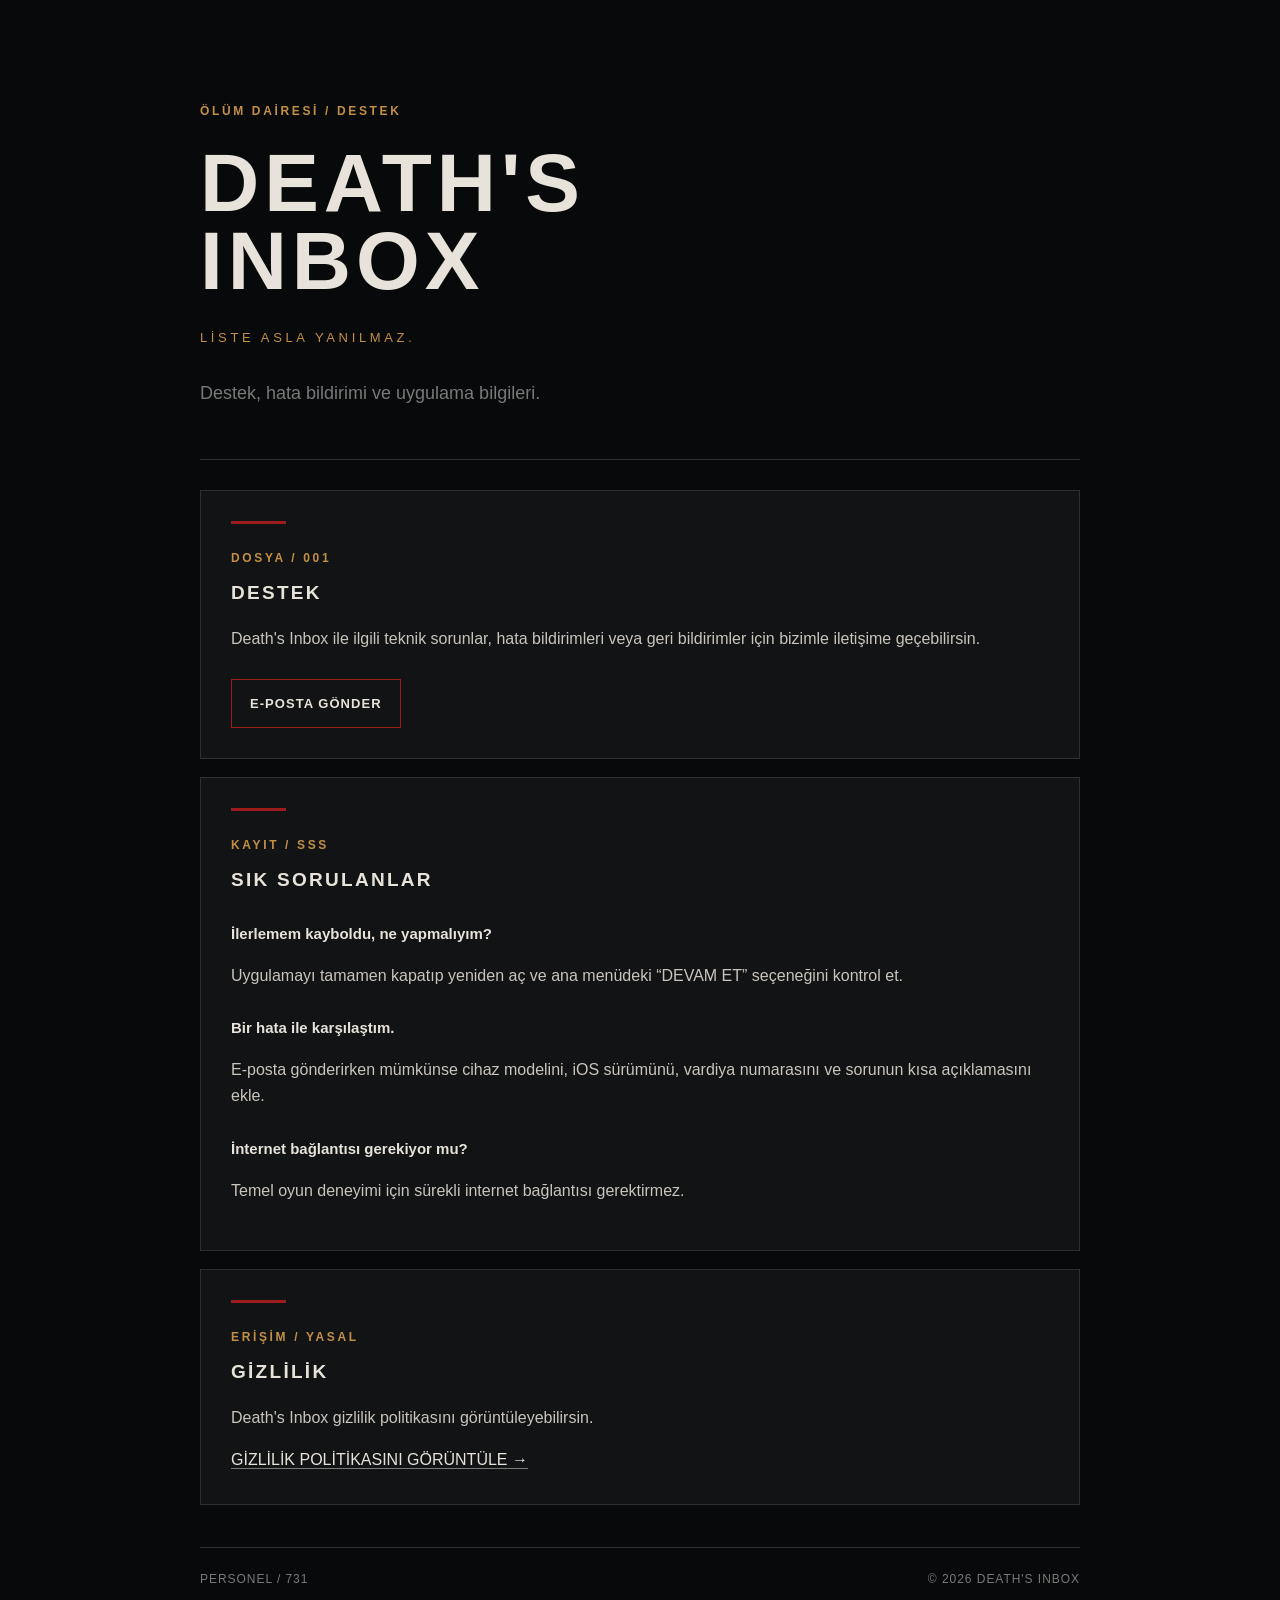
<file: index.html>
<!doctype html>
<html lang="tr">
<head>
  <meta charset="utf-8">
  <meta name="viewport" content="width=device-width,initial-scale=1">
  <meta name="theme-color" content="#08090A">
  <title>Death's Inbox — Destek</title>
  <meta name="description" content="Death's Inbox resmi destek sayfası.">
  <link rel="stylesheet" href="style.css">
</head>
<body>
<main class="wrap">
  <header class="hero">
    <div class="eyebrow">ÖLÜM DAİRESİ / DESTEK</div>
    <h1>DEATH'S<br>INBOX</h1>
    <p class="tagline">LİSTE ASLA YANILMAZ.</p>
    <p class="lead">Destek, hata bildirimi ve uygulama bilgileri.</p>
  </header>

  <section class="card">
    <div class="label">DOSYA / 001</div>
    <h2>DESTEK</h2>
    <p>Death's Inbox ile ilgili teknik sorunlar, hata bildirimleri veya geri bildirimler için bizimle iletişime geçebilirsin.</p>
    <a class="button" href="mailto:menderestuna@icloud.com?subject=Death%27s%20Inbox%20Destek">E-POSTA GÖNDER</a>
  </section>

  <section class="card">
    <div class="label">KAYIT / SSS</div>
    <h2>SIK SORULANLAR</h2>
    <h3>İlerlemem kayboldu, ne yapmalıyım?</h3>
    <p>Uygulamayı tamamen kapatıp yeniden aç ve ana menüdeki “DEVAM ET” seçeneğini kontrol et.</p>
    <h3>Bir hata ile karşılaştım.</h3>
    <p>E-posta gönderirken mümkünse cihaz modelini, iOS sürümünü, vardiya numarasını ve sorunun kısa açıklamasını ekle.</p>
    <h3>İnternet bağlantısı gerekiyor mu?</h3>
    <p>Temel oyun deneyimi için sürekli internet bağlantısı gerektirmez.</p>
  </section>

  <section class="card">
    <div class="label">ERİŞİM / YASAL</div>
    <h2>GİZLİLİK</h2>
    <p>Death's Inbox gizlilik politikasını görüntüleyebilirsin.</p>
    <a class="text-link" href="privacy.html">GİZLİLİK POLİTİKASINI GÖRÜNTÜLE →</a>
  </section>

  <footer>
    <span>PERSONEL / 731</span>
    <span>© 2026 DEATH'S INBOX</span>
  </footer>
</main>
</body>
</html>
</file>
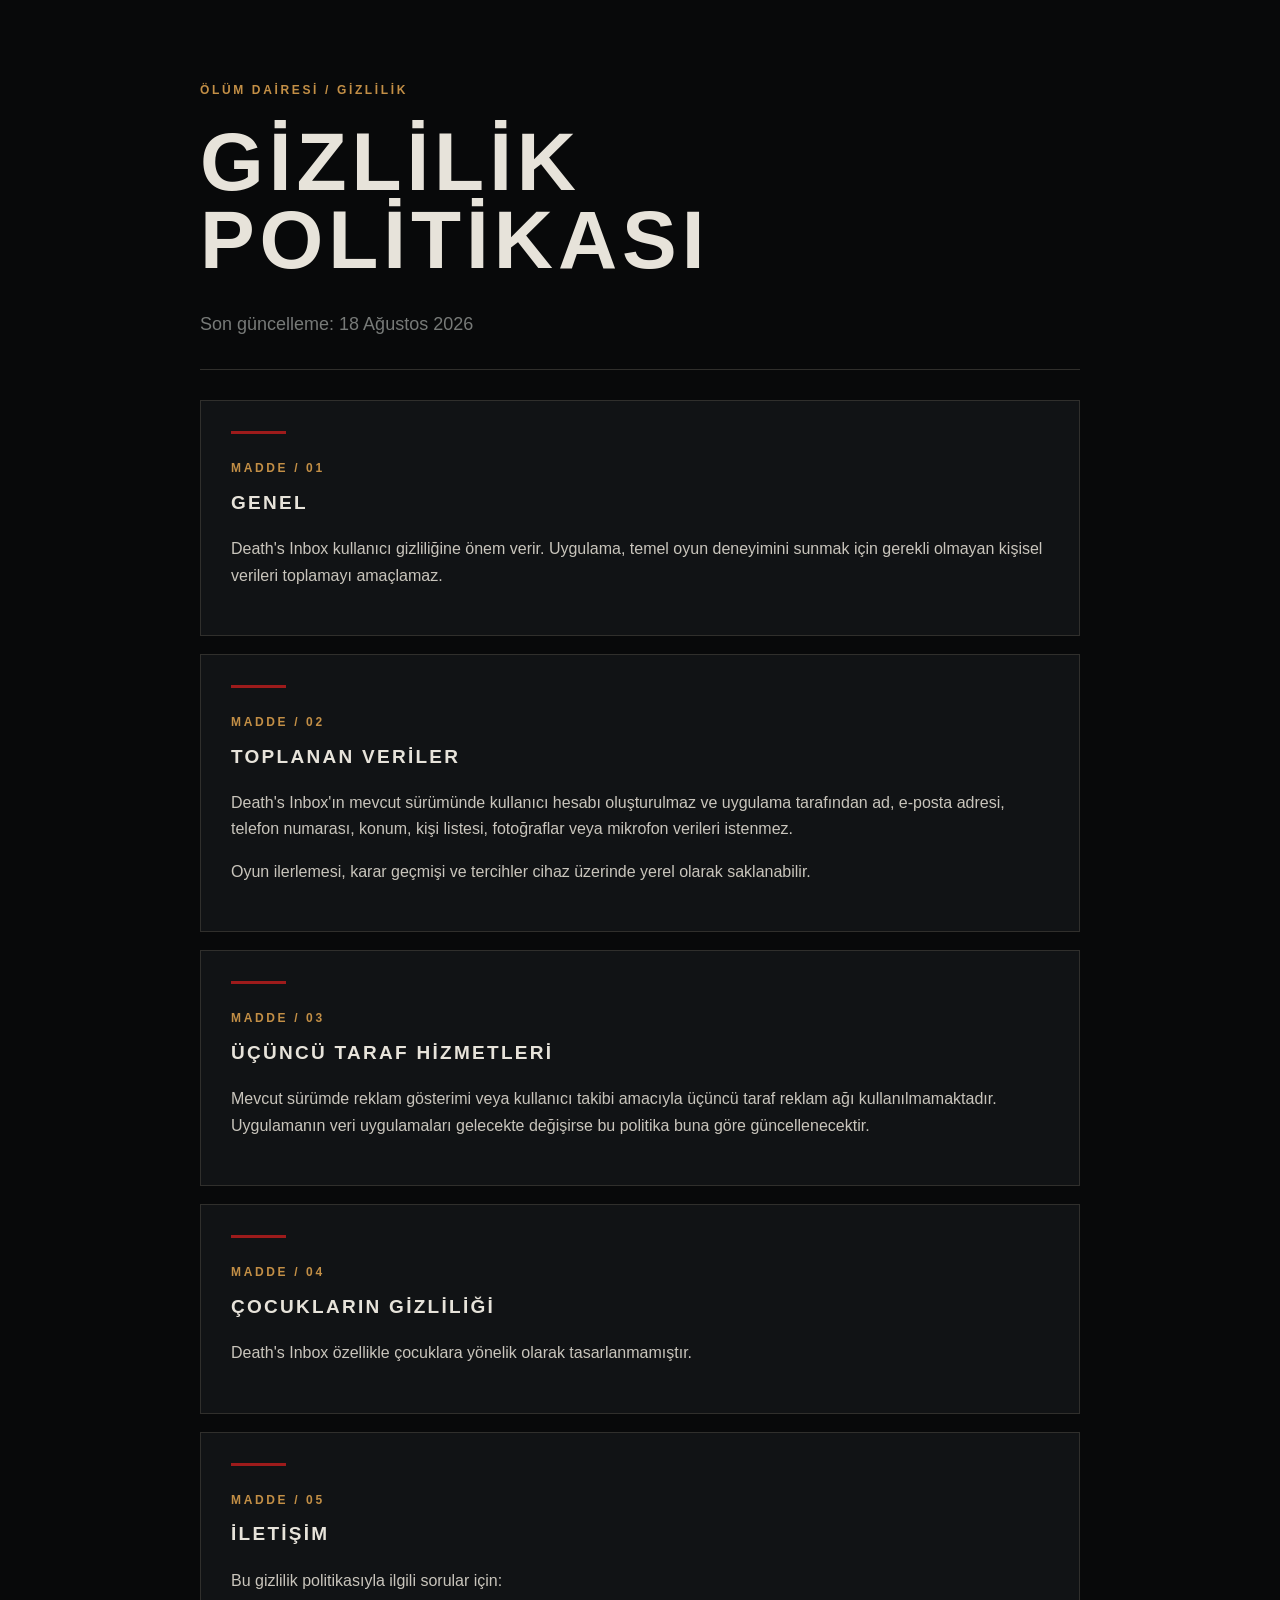
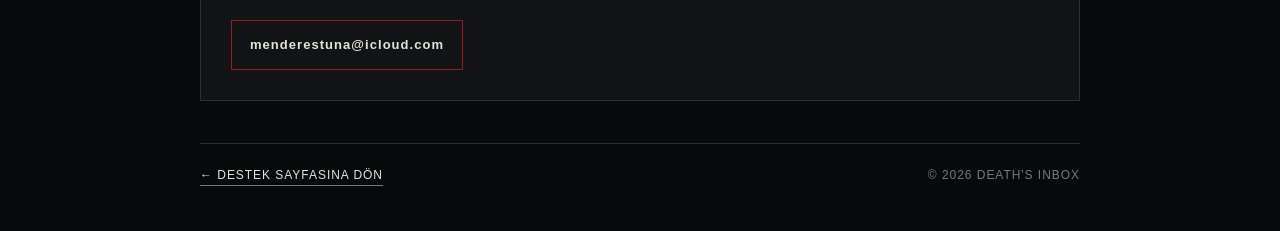
<file: privacy.html>
<!doctype html>
<html lang="tr">
<head>
  <meta charset="utf-8">
  <meta name="viewport" content="width=device-width,initial-scale=1">
  <meta name="theme-color" content="#08090A">
  <title>Death's Inbox — Gizlilik Politikası</title>
  <meta name="description" content="Death's Inbox gizlilik politikası.">
  <link rel="stylesheet" href="style.css">
</head>
<body>
<main class="wrap">
  <header class="hero compact">
    <div class="eyebrow">ÖLÜM DAİRESİ / GİZLİLİK</div>
    <h1>GİZLİLİK<br>POLİTİKASI</h1>
    <p class="lead">Son güncelleme: 18 Ağustos 2026</p>
  </header>

  <section class="card">
    <div class="label">MADDE / 01</div>
    <h2>GENEL</h2>
    <p>Death's Inbox kullanıcı gizliliğine önem verir. Uygulama, temel oyun deneyimini sunmak için gerekli olmayan kişisel verileri toplamayı amaçlamaz.</p>
  </section>

  <section class="card">
    <div class="label">MADDE / 02</div>
    <h2>TOPLANAN VERİLER</h2>
    <p>Death's Inbox'ın mevcut sürümünde kullanıcı hesabı oluşturulmaz ve uygulama tarafından ad, e-posta adresi, telefon numarası, konum, kişi listesi, fotoğraflar veya mikrofon verileri istenmez.</p>
    <p>Oyun ilerlemesi, karar geçmişi ve tercihler cihaz üzerinde yerel olarak saklanabilir.</p>
  </section>

  <section class="card">
    <div class="label">MADDE / 03</div>
    <h2>ÜÇÜNCÜ TARAF HİZMETLERİ</h2>
    <p>Mevcut sürümde reklam gösterimi veya kullanıcı takibi amacıyla üçüncü taraf reklam ağı kullanılmamaktadır. Uygulamanın veri uygulamaları gelecekte değişirse bu politika buna göre güncellenecektir.</p>
  </section>

  <section class="card">
    <div class="label">MADDE / 04</div>
    <h2>ÇOCUKLARIN GİZLİLİĞİ</h2>
    <p>Death's Inbox özellikle çocuklara yönelik olarak tasarlanmamıştır.</p>
  </section>

  <section class="card">
    <div class="label">MADDE / 05</div>
    <h2>İLETİŞİM</h2>
    <p>Bu gizlilik politikasıyla ilgili sorular için:</p>
    <a class="button" href="mailto:menderestuna@icloud.com?subject=Death%27s%20Inbox%20Gizlilik">menderestuna@icloud.com</a>
  </section>

  <footer>
    <a class="text-link" href="index.html">← DESTEK SAYFASINA DÖN</a>
    <span>© 2026 DEATH'S INBOX</span>
  </footer>
</main>
</body>
</html>
</file>
<file: style.css>
:root{
  --void:#08090A;
  --panel:#111315;
  --bone:#E7E3DA;
  --muted:#777A78;
  --gold:#C38F46;
  --red:#9E1B1B;
  --line:#302F2C;
}
*{box-sizing:border-box}
html{background:var(--void)}
body{
  margin:0;background:var(--void);color:var(--bone);
  font-family:-apple-system,BlinkMacSystemFont,"Segoe UI",Arial,sans-serif;
  line-height:1.65;
}
.wrap{width:min(880px,calc(100% - 40px));margin:auto;padding:70px 0 45px}
.hero{min-height:390px;display:flex;flex-direction:column;justify-content:center;border-bottom:1px solid var(--line);margin-bottom:30px}
.hero.compact{min-height:300px}
.eyebrow,.label{font-size:12px;font-weight:700;letter-spacing:.22em;color:var(--gold)}
h1{font-size:clamp(48px,9vw,82px);line-height:.95;letter-spacing:.06em;margin:22px 0 14px}
.tagline{letter-spacing:.28em;color:var(--gold);font-size:13px}
.lead{color:var(--muted);font-size:18px}
.card{background:var(--panel);border:1px solid var(--line);padding:30px;margin:18px 0}
.card:before{content:"";display:block;width:55px;height:3px;background:var(--red);margin-bottom:25px}
h2{letter-spacing:.12em;font-size:19px;margin:8px 0 18px}
h3{font-size:15px;margin-top:27px}
p{color:#C9C5BC}
.button{display:inline-block;margin-top:10px;padding:13px 18px;border:1px solid var(--red);color:var(--bone);text-decoration:none;font-size:13px;font-weight:700;letter-spacing:.08em}
.button:hover{background:var(--red)}
.text-link{color:var(--bone);text-decoration:none;border-bottom:1px solid var(--muted)}
footer{display:flex;justify-content:space-between;gap:18px;flex-wrap:wrap;border-top:1px solid var(--line);padding-top:22px;margin-top:42px;color:var(--muted);font-size:12px;letter-spacing:.08em}
@media(max-width:600px){.wrap{padding-top:35px}.hero{min-height:330px}.card{padding:23px}}
</file>
